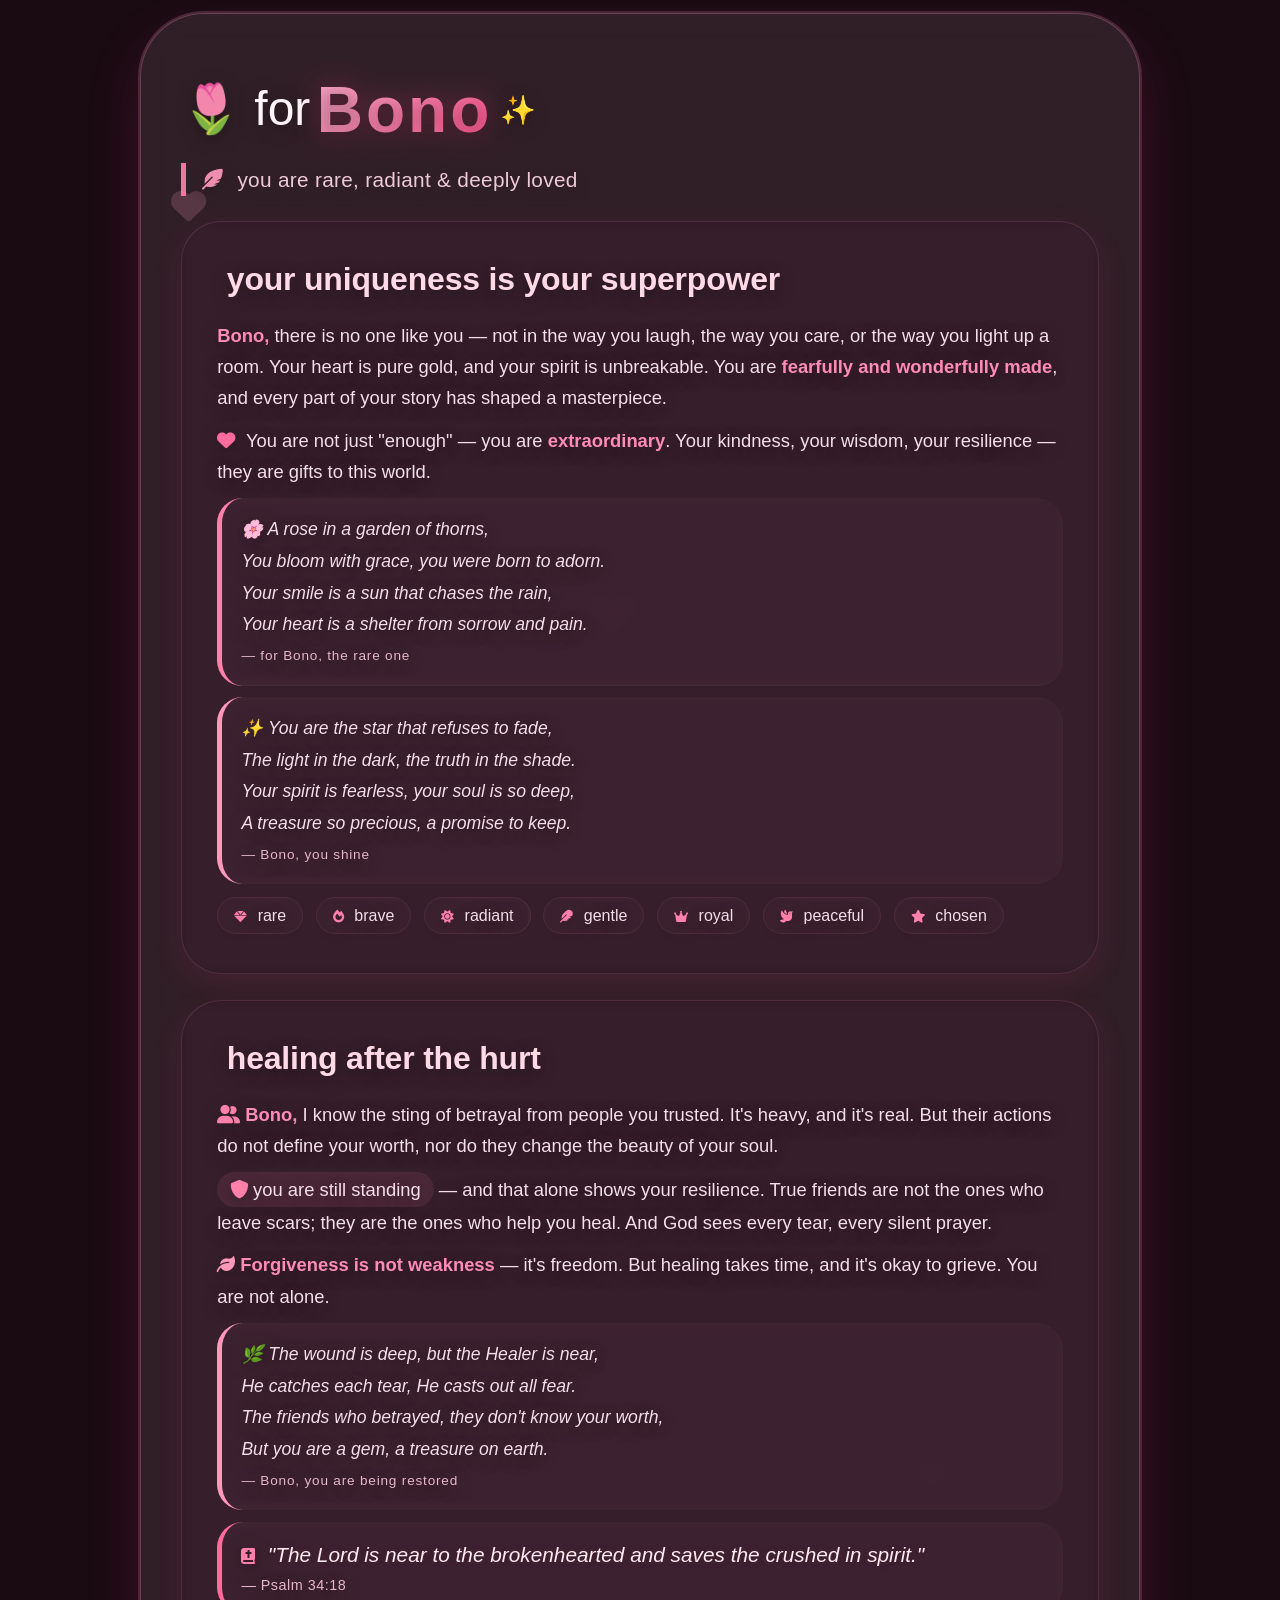
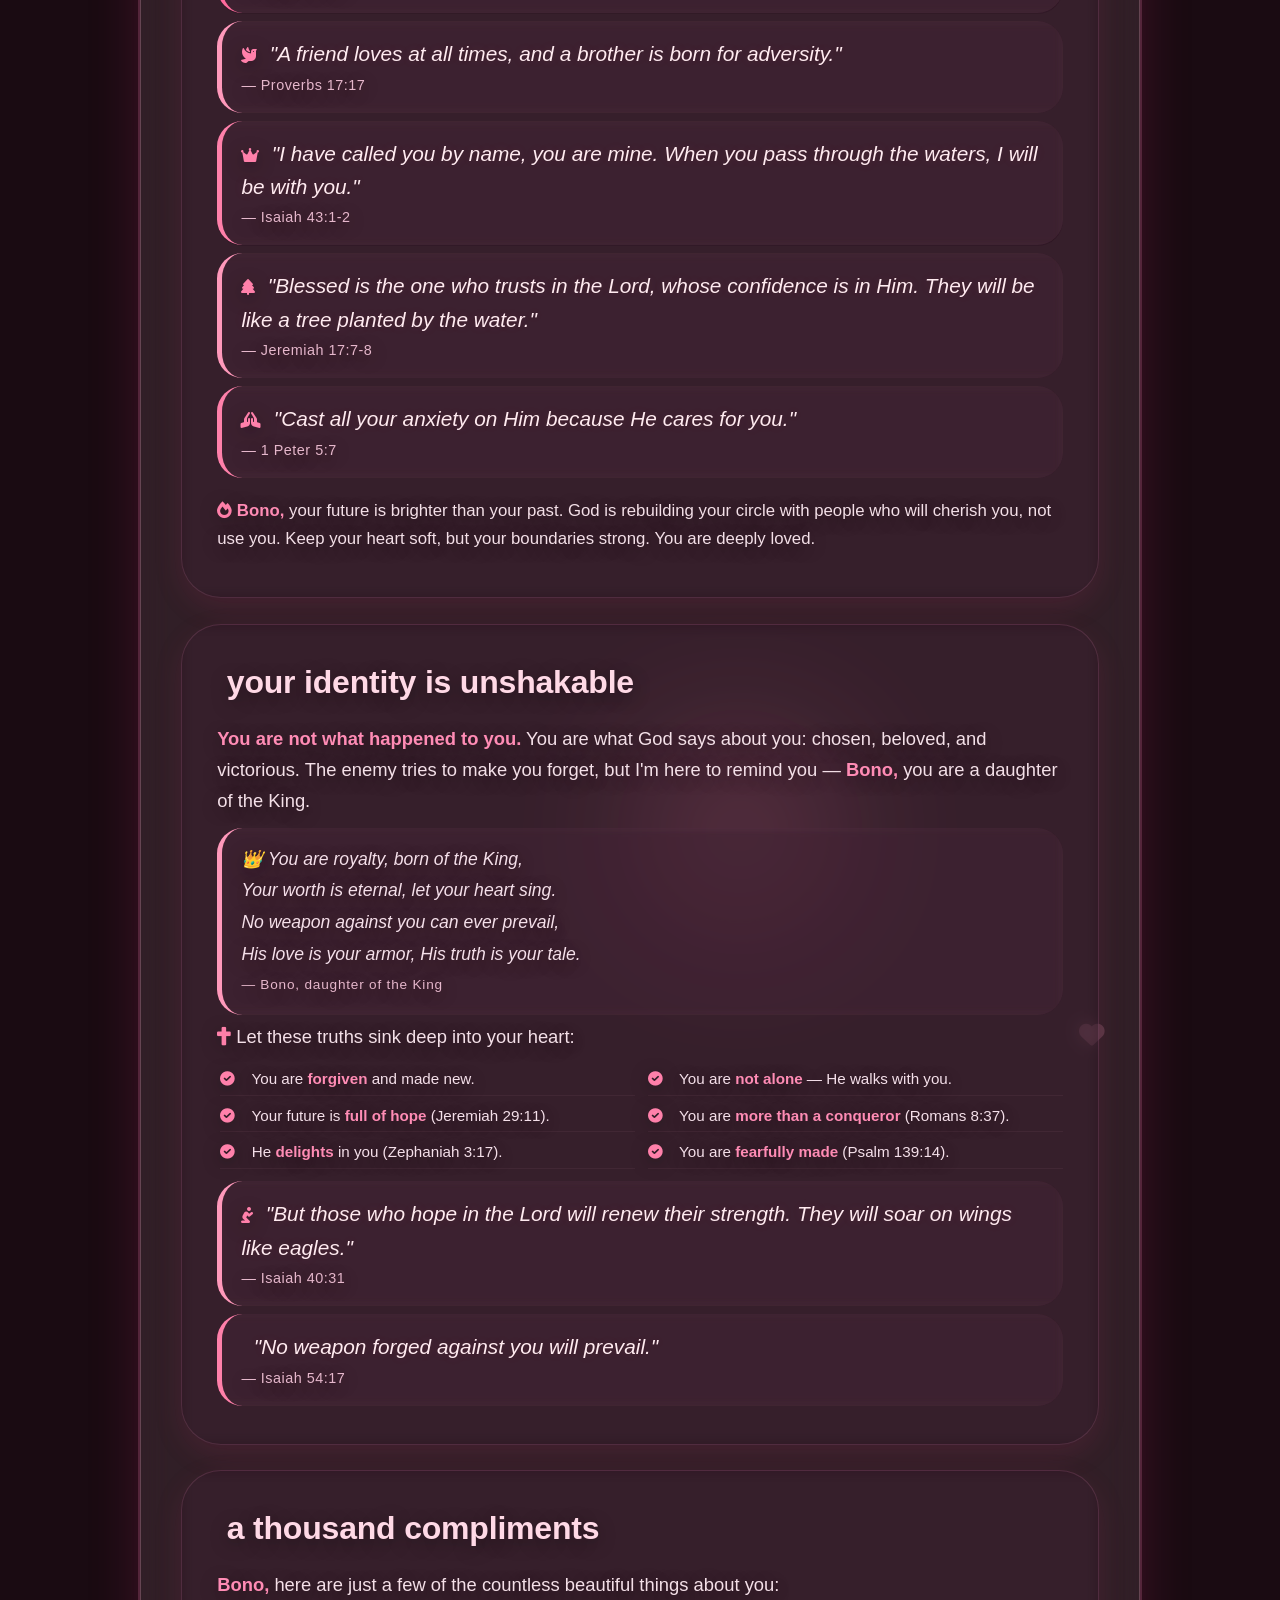
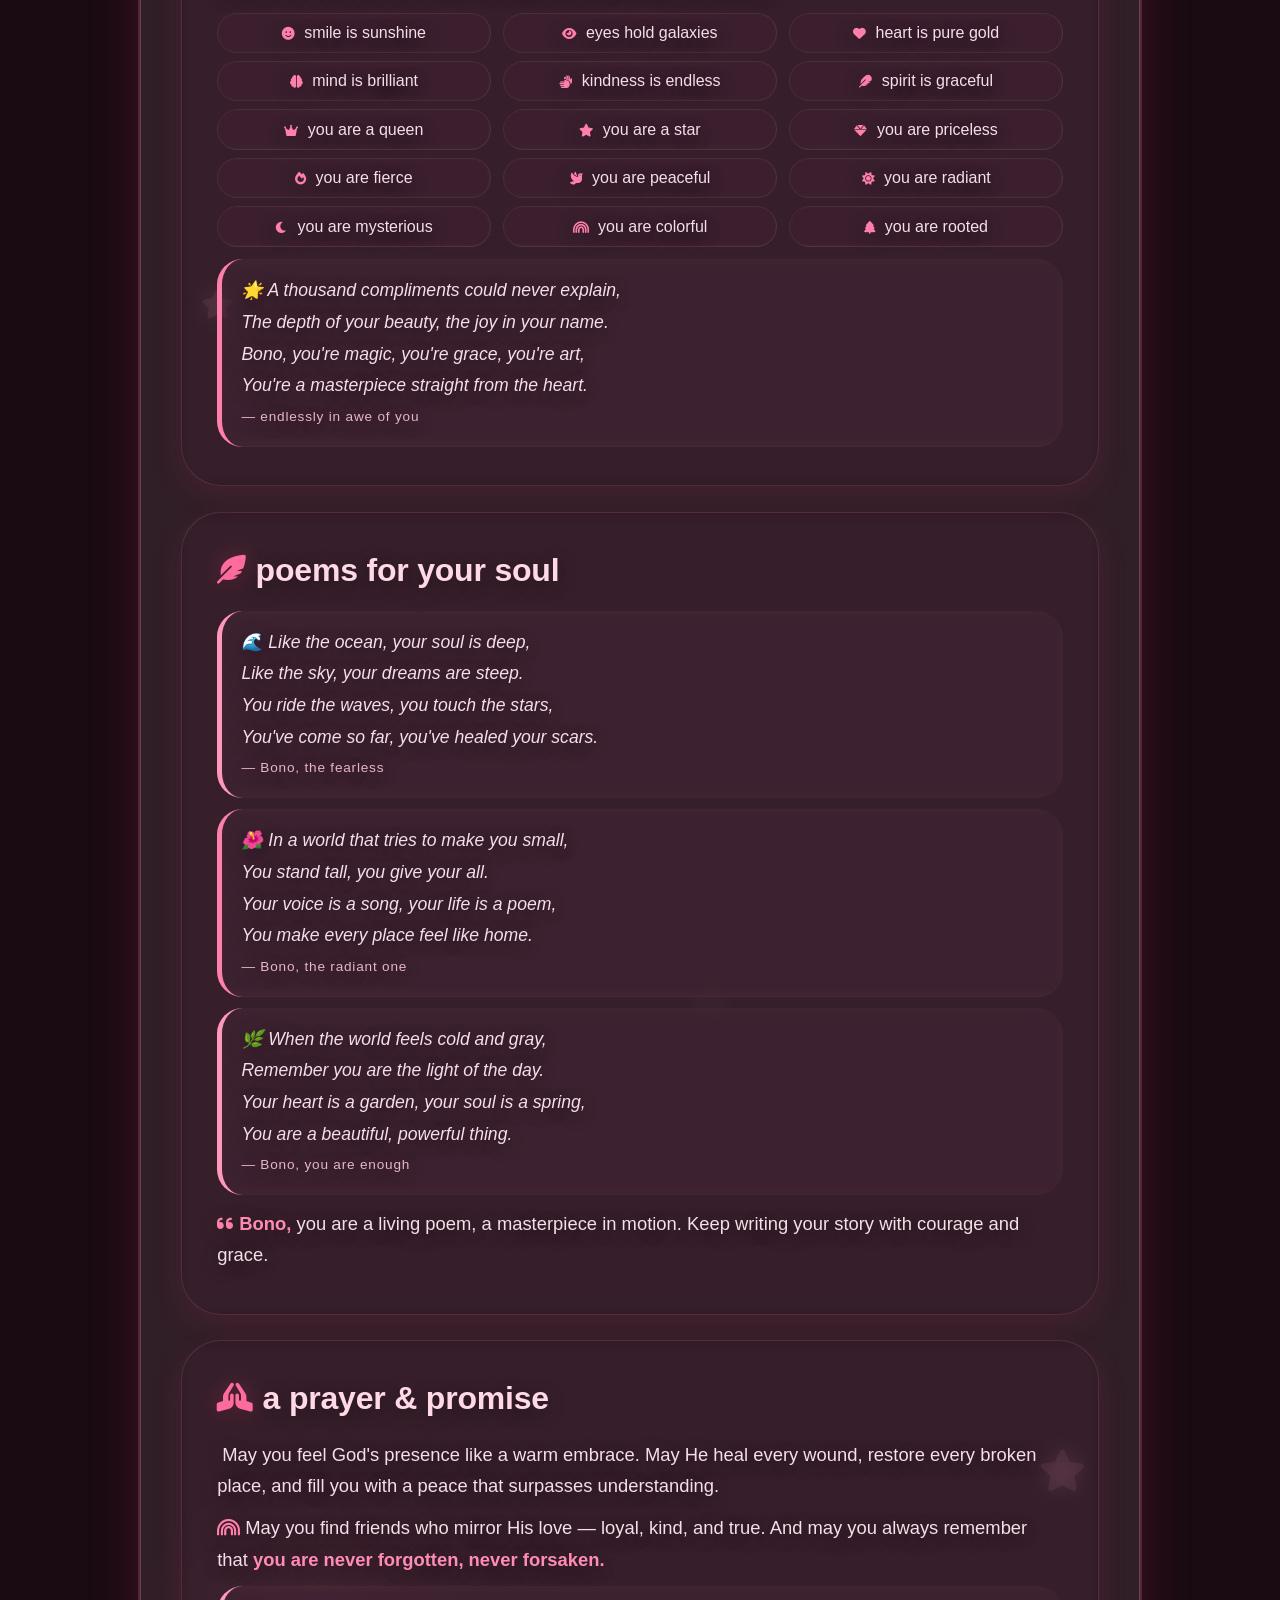
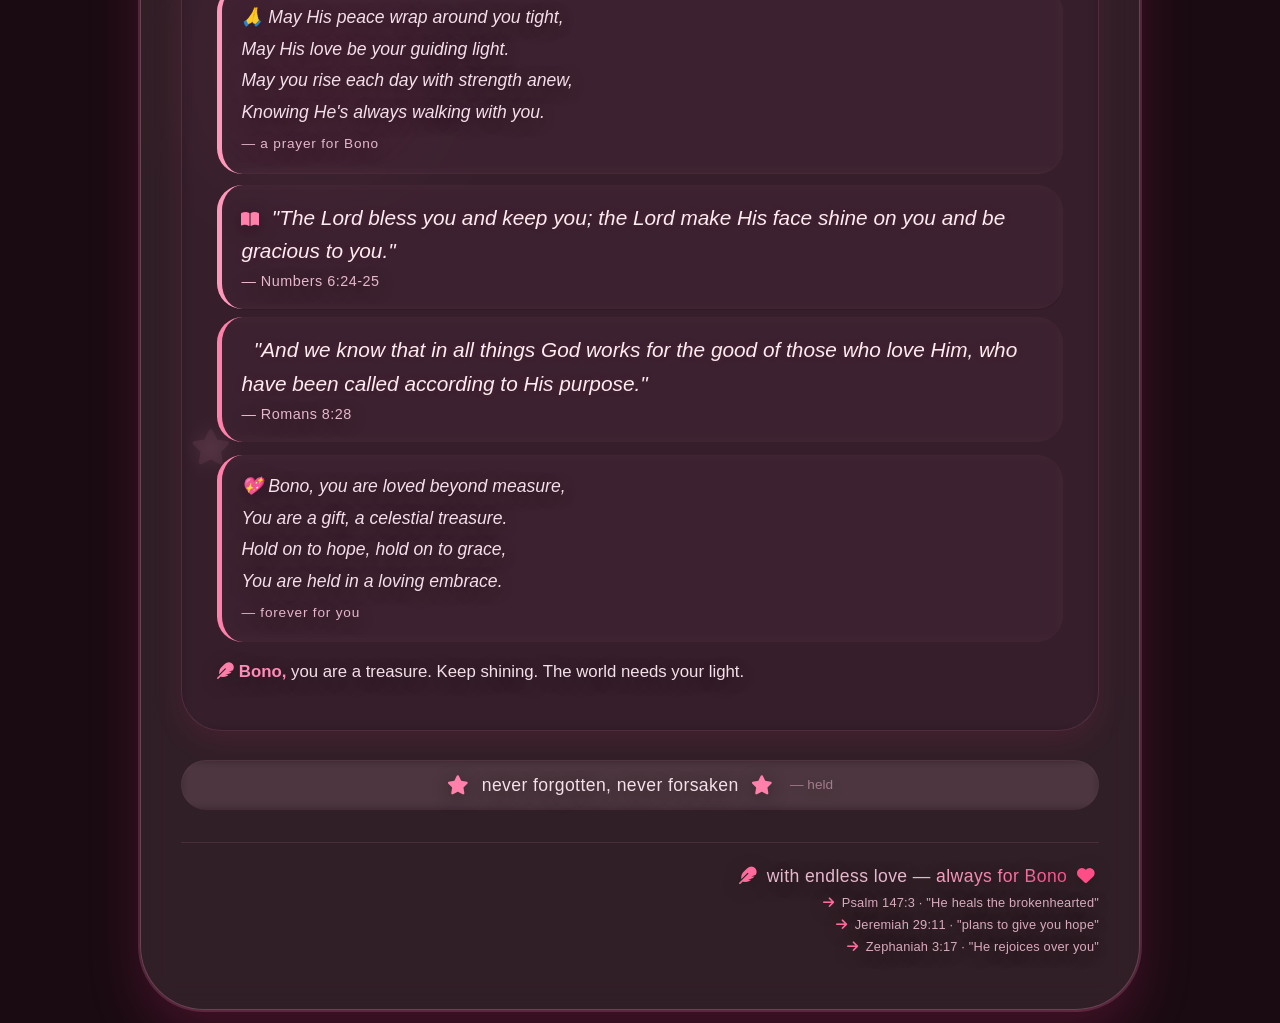
<file: bono.html>
<!DOCTYPE html>
<html lang="en">
<head>
  <meta charset="UTF-8" />
  <meta name="viewport" content="width=device-width, initial-scale=1.0, maximum-scale=1.0, user-scalable=yes" />
  <title>For Bono · pink love · mobile friendly</title>
  <!-- Font Awesome 6 (free) -->
  <link rel="stylesheet" href="https://cdnjs.cloudflare.com/ajax/libs/font-awesome/6.0.0-beta3/css/all.min.css" />
  <style>
    /* ===== RESET & BASE ===== */
    * {
      margin: 0;
      padding: 0;
      box-sizing: border-box;
    }

    body {
      font-family: 'Segoe UI', Roboto, 'Helvetica Neue', sans-serif;
      background: #1a0b12;
      min-height: 100vh;
      display: flex;
      align-items: center;
      justify-content: center;
      padding: 0.8rem;
      line-height: 1.6;
      -webkit-text-size-adjust: 100%;
    }

    /* ===== MAIN CARD — PINK THEME ===== */
    .love-card {
      max-width: 1000px;
      width: 100%;
      background: rgba(255, 210, 225, 0.10);
      backdrop-filter: blur(16px);
      -webkit-backdrop-filter: blur(16px);
      border-radius: 3rem 3rem 2.8rem 2.8rem;
      padding: 1.8rem 1.2rem 2.5rem;
      box-shadow: 0 25px 50px rgba(180, 40, 100, 0.25), 0 0 0 2px rgba(255, 150, 200, 0.20);
      border: 1px solid rgba(255, 180, 210, 0.25);
      transition: all 0.25s ease;
      animation: floatGlow 9s infinite alternate ease-in-out;
      position: relative;
      overflow: hidden;
    }

    @keyframes floatGlow {
      0% { box-shadow: 0 25px 50px rgba(180, 40, 100, 0.20), 0 0 0 2px rgba(255, 150, 200, 0.15); }
      100% { box-shadow: 0 40px 70px rgba(220, 60, 130, 0.35), 0 0 0 4px rgba(255, 180, 220, 0.40); }
    }

    /* ===== ANIMATED BACKGROUND — PINK ORBS ===== */
    .bg-canvas {
      position: absolute;
      inset: 0;
      z-index: 0;
      pointer-events: none;
      overflow: hidden;
      border-radius: inherit;
    }

    .bg-canvas .orb {
      position: absolute;
      border-radius: 50%;
      filter: blur(70px);
      opacity: 0.30;
      animation: orbMove 22s infinite alternate ease-in-out;
    }

    .bg-canvas .orb:nth-child(1) {
      width: 350px;
      height: 350px;
      background: radial-gradient(circle, #ff8cb5, #ff4d88);
      top: -15%;
      left: -20%;
      animation-duration: 24s;
    }

    .bg-canvas .orb:nth-child(2) {
      width: 300px;
      height: 300px;
      background: radial-gradient(circle, #ff6b9d, #e6397a);
      bottom: -20%;
      right: -15%;
      animation-duration: 28s;
      animation-delay: 2s;
    }

    .bg-canvas .orb:nth-child(3) {
      width: 200px;
      height: 200px;
      background: radial-gradient(circle, #ff9ec4, #ff6699);
      top: 40%;
      left: 50%;
      animation-duration: 20s;
      animation-delay: 4s;
      opacity: 0.20;
    }

    .bg-canvas .orb:nth-child(4) {
      width: 150px;
      height: 150px;
      background: radial-gradient(circle, #ff80aa, #e64d88);
      bottom: 15%;
      left: 10%;
      animation-duration: 26s;
      animation-delay: 1s;
      opacity: 0.18;
    }

    @keyframes orbMove {
      0% { transform: translate(0, 0) scale(1); }
      33% { transform: translate(50px, -35px) scale(1.10); }
      66% { transform: translate(-30px, 30px) scale(0.90); }
      100% { transform: translate(35px, -20px) scale(1.05); }
    }

    /* ===== FLOATING DECORATIONS — PINK ===== */
    .floating-decor {
      position: absolute;
      inset: 0;
      z-index: 1;
      pointer-events: none;
      overflow: hidden;
    }

    .floating-decor i {
      position: absolute;
      color: rgba(255, 160, 200, 0.18);
      animation: floatAround 20s infinite linear;
      font-size: 2rem;
    }

    .floating-decor i:nth-child(1) { top: 3%; left: 3%; animation-duration: 22s; font-size: 2.2rem; }
    .floating-decor i:nth-child(2) { top: 80%; left: 90%; animation-duration: 26s; font-size: 2.6rem; }
    .floating-decor i:nth-child(3) { top: 45%; left: 94%; animation-duration: 18s; font-size: 1.6rem; }
    .floating-decor i:nth-child(4) { top: 90%; left: 5%; animation-duration: 24s; font-size: 2.2rem; }
    .floating-decor i:nth-child(5) { top: 10%; left: 45%; animation-duration: 21s; font-size: 2.8rem; opacity: 0.10; }
    .floating-decor i:nth-child(6) { top: 60%; left: 6%; animation-duration: 28s; font-size: 1.8rem; }
    .floating-decor i:nth-child(7) { top: 25%; left: 78%; animation-duration: 19s; font-size: 1.6rem; opacity: 0.12; }
    .floating-decor i:nth-child(8) { top: 72%; left: 55%; animation-duration: 23s; font-size: 2.2rem; opacity: 0.10; }

    @keyframes floatAround {
      0% { transform: translate(0, 0) rotate(0deg) scale(0.7); opacity: 0.10; }
      25% { transform: translate(20px, -25px) rotate(15deg) scale(1.05); opacity: 0.25; }
      50% { transform: translate(-15px, -50px) rotate(-10deg) scale(0.85); opacity: 0.15; }
      75% { transform: translate(25px, -20px) rotate(20deg) scale(1.10); opacity: 0.28; }
      100% { transform: translate(-10px, 5px) rotate(0deg) scale(0.7); opacity: 0.10; }
    }

    /* ===== CONTENT ===== */
    .content {
      position: relative;
      z-index: 10;
      color: #fff5f9;
      text-shadow: 0 4px 18px rgba(0, 0, 0, 0.35);
    }

    /* ===== HEADER — PINK ===== */
    .greeting {
      font-size: 2.2rem;
      font-weight: 400;
      display: flex;
      align-items: center;
      gap: 0.4rem;
      flex-wrap: wrap;
      margin-bottom: 0.1rem;
    }

    .greeting .name {
      background: linear-gradient(135deg, #ffb3d1, #ff4d88);
      -webkit-background-clip: text;
      -webkit-text-fill-color: transparent;
      background-clip: text;
      font-weight: 700;
      font-size: 3rem;
      letter-spacing: 3px;
      animation: shimmerName 3.5s infinite alternate;
      filter: drop-shadow(0 0 12px #ff4d8855);
    }

    @keyframes shimmerName {
      0% { filter: drop-shadow(0 0 6px #ff80aa); }
      100% { filter: drop-shadow(0 0 30px #ff4d88); }
    }

    .subhead {
      font-size: 1.05rem;
      margin: 0.1rem 0 1.2rem;
      opacity: 0.92;
      font-weight: 300;
      border-left: 5px solid #ff80aa;
      padding-left: 1rem;
      letter-spacing: 0.3px;
      color: #ffd9e6;
    }

    .subhead i {
      margin-right: 0.5rem;
      color: #ff99bb;
    }

    /* ===== CARDS — PINK ACCENTS ===== */
    .section-grid {
      display: flex;
      flex-direction: column;
      gap: 1.6rem;
      margin: 1.6rem 0 1.8rem;
    }

    .card {
      background: rgba(40, 15, 30, 0.50);
      backdrop-filter: blur(8px);
      -webkit-backdrop-filter: blur(8px);
      border-radius: 2rem;
      padding: 1.5rem 1.2rem;
      border: 1px solid rgba(255, 150, 200, 0.15);
      box-shadow: 0 10px 28px rgba(180, 40, 100, 0.15);
      transition: 0.3s ease;
      animation: cardPop 0.8s ease forwards;
      opacity: 0;
      transform: translateY(20px);
    }

    .card:nth-child(1) { animation-delay: 0.05s; }
    .card:nth-child(2) { animation-delay: 0.12s; }
    .card:nth-child(3) { animation-delay: 0.19s; }
    .card:nth-child(4) { animation-delay: 0.26s; }
    .card:nth-child(5) { animation-delay: 0.33s; }
    .card:nth-child(6) { animation-delay: 0.40s; }

    @keyframes cardPop {
      0% { opacity: 0; transform: translateY(20px) scale(0.96); }
      100% { opacity: 1; transform: translateY(0) scale(1); }
    }

    .card:hover {
      background: rgba(60, 25, 45, 0.60);
      border-color: rgba(255, 130, 180, 0.40);
      box-shadow: 0 16px 38px rgba(200, 60, 130, 0.20);
      transform: scale(1.005) translateY(-3px);
    }

    .card-title {
      font-size: 1.6rem;
      font-weight: 600;
      display: flex;
      align-items: center;
      gap: 0.6rem;
      margin-bottom: 0.9rem;
      color: #ffd9e6;
      letter-spacing: -0.2px;
    }

    .card-title i {
      color: #ff6b9d;
      font-size: 1.8rem;
      filter: drop-shadow(0 0 10px #ff4d8855);
    }

    .card p {
      font-size: 1.05rem;
      line-height: 1.7;
      margin-bottom: 0.7rem;
      font-weight: 300;
      color: #f4e0e8;
    }

    .card strong {
      color: #ff8cb5;
      font-weight: 600;
    }

    /* ===== POEM BOXES — PINK ===== */
    .poem-box {
      background: rgba(255, 180, 210, 0.07);
      border-radius: 1.6rem;
      padding: 1rem 1.2rem;
      margin: 0.7rem 0 0.4rem;
      border-left: 5px solid #ff80aa;
      backdrop-filter: blur(4px);
      transition: 0.2s;
      font-style: italic;
      line-height: 1.8;
    }

    .poem-box:hover {
      background: rgba(255, 180, 210, 0.12);
    }

    .poem-box .poem-line {
      display: block;
      font-size: 1rem;
      color: #f5e0ea;
    }

    .poem-box .poem-title {
      font-style: normal;
      font-weight: 400;
      color: #e6b8cc;
      font-size: 0.85rem;
      letter-spacing: 0.8px;
      margin-top: 0.3rem;
    }

    /* ===== VERSE BOXES — PINK ===== */
    .verse-box {
      background: rgba(255, 180, 210, 0.07);
      border-radius: 1.6rem;
      padding: 1rem 1.2rem;
      margin: 0.7rem 0 0.4rem;
      border-left: 5px solid #ff6b9d;
      backdrop-filter: blur(4px);
      transition: 0.2s;
    }

    .verse-box:hover {
      background: rgba(255, 180, 210, 0.12);
    }

    .verse-box i {
      color: #ff80aa;
      margin-right: 0.5rem;
    }

    .verse-box .scripture {
      font-size: 1.1rem;
      font-style: italic;
      font-weight: 400;
      color: #ffebf0;
      text-shadow: 0 0 12px rgba(255, 100, 150, 0.10);
    }

    .verse-box .ref {
      display: block;
      margin-top: 0.2rem;
      font-weight: 300;
      color: #e6b8cc;
      font-size: 0.9rem;
      letter-spacing: 0.5px;
    }

    /* ===== COMPLIMENT GRID — PINK ===== */
    .compliment-grid {
      display: grid;
      grid-template-columns: 1fr 1fr;
      gap: 0.5rem 0.8rem;
      margin: 0.8rem 0 0.3rem;
    }

    .compliment-grid .comp-item {
      background: rgba(255, 180, 210, 0.06);
      padding: 0.4rem 0.6rem;
      border-radius: 40px;
      font-size: 0.9rem;
      border: 1px solid rgba(255, 150, 200, 0.08);
      backdrop-filter: blur(2px);
      transition: 0.2s;
      text-align: center;
      color: #f5e0ea;
    }

    .compliment-grid .comp-item:hover {
      background: rgba(255, 180, 210, 0.12);
      border-color: rgba(255, 130, 180, 0.20);
      transform: scale(1.02);
    }

    .compliment-grid .comp-item i {
      margin-right: 5px;
      color: #ff80aa;
      font-size: 0.8rem;
    }

    /* ===== PILLAR LIST — PINK ===== */
    .pillar-list {
      display: flex;
      flex-wrap: wrap;
      gap: 0.5rem 0.8rem;
      margin: 0.8rem 0 0.4rem;
    }

    .pillar-list span {
      background: rgba(255, 180, 210, 0.07);
      padding: 0.3rem 1rem;
      border-radius: 40px;
      font-size: 0.9rem;
      border: 1px solid rgba(255, 150, 200, 0.08);
      backdrop-filter: blur(2px);
      transition: 0.2s;
      color: #f5e0ea;
    }

    .pillar-list span:hover {
      background: rgba(255, 180, 210, 0.13);
      border-color: rgba(255, 130, 180, 0.20);
    }

    .pillar-list i {
      margin-right: 6px;
      color: #ff80aa;
      font-size: 0.8rem;
    }

    /* ===== IDENTITY GRID — PINK ===== */
    .identity-grid {
      display: grid;
      grid-template-columns: 1fr;
      gap: 0.3rem 0.8rem;
      margin: 0.6rem 0 0.3rem;
      padding-left: 0.2rem;
    }

    .identity-grid span {
      font-size: 0.95rem;
      padding: 0.2rem 0;
      border-bottom: 1px solid rgba(255, 150, 200, 0.06);
      color: #f5e0ea;
    }

    .identity-grid i {
      color: #ff80aa;
      margin-right: 8px;
      width: 1.2rem;
      font-size: 0.9rem;
    }

    /* ===== BLESSING BAR — PINK ===== */
    .blessing-line {
      display: flex;
      align-items: center;
      justify-content: center;
      gap: 0.5rem 0.8rem;
      flex-wrap: wrap;
      background: rgba(255, 180, 210, 0.04);
      border-radius: 60px;
      padding: 0.6rem 1.2rem;
      margin: 1.2rem 0 0.3rem;
      backdrop-filter: blur(4px);
      border: 1px solid rgba(255, 150, 200, 0.06);
    }

    .blessing-line i {
      color: #ff80aa;
      font-size: 1.2rem;
    }

    .blessing-line .bless-text {
      font-weight: 300;
      letter-spacing: 0.4px;
      font-size: 0.95rem;
      color: #f5e0ea;
    }

    /* ===== SIGNATURE — PINK ===== */
    .signature {
      margin-top: 2rem;
      text-align: right;
      font-size: 1.1rem;
      font-weight: 300;
      border-top: 1px solid rgba(255, 150, 200, 0.12);
      padding-top: 1.2rem;
      color: #e6b8cc;
      letter-spacing: 0.4px;
    }

    .signature i {
      color: #ff6b9d;
      margin: 0 4px;
    }

    .signature .name-glow {
      background: linear-gradient(135deg, #ffb3d1, #ff4d88);
      -webkit-background-clip: text;
      -webkit-text-fill-color: transparent;
      background-clip: text;
      font-weight: 500;
    }

    .signature .verse-foot {
      font-size: 0.8rem;
      font-weight: 300;
      color: #d9aabc;
      margin-top: 0.2rem;
      letter-spacing: 0.2px;
    }

    /* ===== RESPONSIVE FINE-TUNE ===== */
    @media (min-width: 768px) {
      .love-card { padding: 2.8rem 2.5rem 3.2rem; border-radius: 4rem; }
      .greeting { font-size: 3rem; }
      .greeting .name { font-size: 4rem; }
      .subhead { font-size: 1.3rem; }
      .card { padding: 2rem 2.2rem; border-radius: 2.5rem; }
      .card-title { font-size: 2rem; }
      .card p { font-size: 1.15rem; }
      .verse-box .scripture { font-size: 1.3rem; }
      .poem-box .poem-line { font-size: 1.1rem; }
      .compliment-grid { grid-template-columns: 1fr 1fr 1fr; }
      .identity-grid { grid-template-columns: 1fr 1fr; }
      .pillar-list span { font-size: 1rem; }
      .compliment-grid .comp-item { font-size: 1rem; }
      .blessing-line .bless-text { font-size: 1.1rem; }
    }

    @media (max-width: 380px) {
      .greeting .name { font-size: 2.4rem; }
      .card-title { font-size: 1.3rem; }
      .card p { font-size: 0.95rem; }
      .verse-box .scripture { font-size: 0.95rem; }
      .poem-box .poem-line { font-size: 0.9rem; }
      .compliment-grid .comp-item { font-size: 0.8rem; padding: 0.3rem 0.4rem; }
      .pillar-list span { font-size: 0.8rem; padding: 0.2rem 0.7rem; }
      .identity-grid span { font-size: 0.85rem; }
    }

    /* Fix for touch devices */
    .card, .verse-box, .poem-box, .comp-item, .pillar-list span {
      -webkit-tap-highlight-color: rgba(255, 130, 180, 0.15);
    }
  </style>
</head>
<body>
  <div class="love-card">
    <!-- ===== BACKGROUND ORBS ===== -->
    <div class="bg-canvas">
      <div class="orb"></div>
      <div class="orb"></div>
      <div class="orb"></div>
      <div class="orb"></div>
    </div>

    <!-- ===== FLOATING ICONS ===== -->
    <div class="floating-decor">
      <i class="fas fa-heart"></i>
      <i class="fas fa-star"></i>
      <i class="fas fa-heart"></i>
      <i class="fas fa-star"></i>
      <i class="fas fa-heart"></i>
      <i class="fas fa-star"></i>
      <i class="fas fa-heart"></i>
      <i class="fas fa-star"></i>
    </div>

    <!-- ===== CONTENT ===== -->
    <div class="content">
      <!-- HEADER -->
      <div class="greeting">
        <span>🌷 for</span>
        <span class="name">Bono</span>
        <span style="font-size:1.8rem; margin-left: 0.1rem;">✨</span>
      </div>
      <div class="subhead">
        <i class="fas fa-feather-alt"></i> you are rare, radiant & deeply loved
      </div>

      <!-- ===== CARDS ===== -->
      <div class="section-grid">
        <!-- CARD 1: AMAZING & UNIQUE + POEMS -->
        <div class="card">
          <div class="card-title">
            <i class="fas fa-sparkles"></i> your uniqueness is your superpower
          </div>
          <p>
            <strong>Bono,</strong> there is no one like you — not in the way you laugh, 
            the way you care, or the way you light up a room. Your heart is pure gold, 
            and your spirit is unbreakable. You are <strong>fearfully and wonderfully made</strong>, 
            and every part of your story has shaped a masterpiece.
          </p>
          <p>
            <i class="fas fa-heart" style="color: #ff6b9d; margin-right: 6px;"></i> 
            You are not just "enough" — you are <strong>extraordinary</strong>. 
            Your kindness, your wisdom, your resilience — they are gifts to this world.
          </p>

          <!-- POEM 1 -->
          <div class="poem-box">
            <span class="poem-line">🌸 A rose in a garden of thorns,</span>
            <span class="poem-line">You bloom with grace, you were born to adorn.</span>
            <span class="poem-line">Your smile is a sun that chases the rain,</span>
            <span class="poem-line">Your heart is a shelter from sorrow and pain.</span>
            <span class="poem-title">— for Bono, the rare one</span>
          </div>

          <!-- POEM 2 -->
          <div class="poem-box" style="border-left-color: #ff99bb;">
            <span class="poem-line">✨ You are the star that refuses to fade,</span>
            <span class="poem-line">The light in the dark, the truth in the shade.</span>
            <span class="poem-line">Your spirit is fearless, your soul is so deep,</span>
            <span class="poem-line">A treasure so precious, a promise to keep.</span>
            <span class="poem-title">— Bono, you shine</span>
          </div>

          <div class="pillar-list">
            <span><i class="fas fa-gem"></i> rare</span>
            <span><i class="fas fa-fire"></i> brave</span>
            <span><i class="fas fa-sun"></i> radiant</span>
            <span><i class="fas fa-feather"></i> gentle</span>
            <span><i class="fas fa-crown"></i> royal</span>
            <span><i class="fas fa-dove"></i> peaceful</span>
            <span><i class="fas fa-star"></i> chosen</span>
          </div>
        </div>

        <!-- CARD 2: FRIENDS + BETRAYAL + HEALING + BIBLE + POEMS -->
        <div class="card">
          <div class="card-title">
            <i class="fas fa-hands-holding-heart"></i> healing after the hurt
          </div>
          <p>
            <i class="fas fa-user-friends" style="color: #ff80aa;"></i> 
            <strong>Bono,</strong> I know the sting of betrayal from people you trusted. 
            It's heavy, and it's real. But their actions do not define your worth, 
            nor do they change the beauty of your soul.
          </p>
          <div class="friend-motivation">
            <p>
              <span style="background: rgba(255, 130, 180, 0.10); padding: 0.1rem 0.8rem; border-radius: 40px; display: inline-block;"><i class="fas fa-shield-alt" style="color: #ff80aa;"></i> you are still standing</span> — 
              and that alone shows your resilience. True friends are not the ones who 
              leave scars; they are the ones who help you heal. And God sees every tear, 
              every silent prayer.
            </p>
            <p style="margin-top: 0.6rem;">
              <i class="fas fa-leaf" style="color: #ff99bb;"></i> 
              <strong>Forgiveness is not weakness</strong> — it's freedom. But healing 
              takes time, and it's okay to grieve. You are not alone.
            </p>
          </div>

          <!-- POEM 3: healing -->
          <div class="poem-box" style="border-left-color: #ff99bb;">
            <span class="poem-line">🌿 The wound is deep, but the Healer is near,</span>
            <span class="poem-line">He catches each tear, He casts out all fear.</span>
            <span class="poem-line">The friends who betrayed, they don't know your worth,</span>
            <span class="poem-line">But you are a gem, a treasure on earth.</span>
            <span class="poem-title">— Bono, you are being restored</span>
          </div>

          <!-- BIBLE VERSES -->
          <div class="verse-box">
            <i class="fas fa-bible"></i>
            <span class="scripture">"The Lord is near to the brokenhearted and saves the crushed in spirit."</span>
            <span class="ref">— Psalm 34:18</span>
          </div>
          <div class="verse-box" style="border-left-color: #ff99bb; margin-top: 0.5rem;">
            <i class="fas fa-dove"></i>
            <span class="scripture">"A friend loves at all times, and a brother is born for adversity."</span>
            <span class="ref">— Proverbs 17:17</span>
          </div>
          <div class="verse-box" style="border-left-color: #ff80aa; margin-top: 0.5rem;">
            <i class="fas fa-crown"></i>
            <span class="scripture">"I have called you by name, you are mine. When you pass through the waters, I will be with you."</span>
            <span class="ref">— Isaiah 43:1-2</span>
          </div>
          <div class="verse-box" style="border-left-color: #ff99bb; margin-top: 0.5rem;">
            <i class="fas fa-tree"></i>
            <span class="scripture">"Blessed is the one who trusts in the Lord, whose confidence is in Him. They will be like a tree planted by the water."</span>
            <span class="ref">— Jeremiah 17:7-8</span>
          </div>
          <div class="verse-box" style="border-left-color: #ff80aa; margin-top: 0.5rem;">
            <i class="fas fa-praying-hands"></i>
            <span class="scripture">"Cast all your anxiety on Him because He cares for you."</span>
            <span class="ref">— 1 Peter 5:7</span>
          </div>

          <p style="margin-top: 1.2rem; font-size: 1.05rem;">
            <i class="fas fa-fire" style="color: #ff80aa;"></i> 
            <strong>Bono,</strong> your future is brighter than your past. God is 
            rebuilding your circle with people who will cherish you, not use you. 
            Keep your heart soft, but your boundaries strong. You are deeply loved.
          </p>
        </div>

        <!-- CARD 3: IDENTITY & COURAGE + POEMS -->
        <div class="card">
          <div class="card-title">
            <i class="fas fa-angel"></i> your identity is unshakable
          </div>
          <p>
            <strong>You are not what happened to you.</strong> You are what God says about you: 
            chosen, beloved, and victorious. The enemy tries to make you forget, 
            but I'm here to remind you — <strong>Bono,</strong> you are a daughter of the King.
          </p>

          <!-- POEM 4 -->
          <div class="poem-box" style="border-left-color: #ff99bb;">
            <span class="poem-line">👑 You are royalty, born of the King,</span>
            <span class="poem-line">Your worth is eternal, let your heart sing.</span>
            <span class="poem-line">No weapon against you can ever prevail,</span>
            <span class="poem-line">His love is your armor, His truth is your tale.</span>
            <span class="poem-title">— Bono, daughter of the King</span>
          </div>

          <p>
            <i class="fas fa-cross" style="color: #ff80aa;"></i> 
            Let these truths sink deep into your heart:
          </p>
          <div class="identity-grid">
            <span><i class="fas fa-check-circle"></i> You are <strong>forgiven</strong> and made new.</span>
            <span><i class="fas fa-check-circle"></i> You are <strong>not alone</strong> — He walks with you.</span>
            <span><i class="fas fa-check-circle"></i> Your future is <strong>full of hope</strong> (Jeremiah 29:11).</span>
            <span><i class="fas fa-check-circle"></i> You are <strong>more than a conqueror</strong> (Romans 8:37).</span>
            <span><i class="fas fa-check-circle"></i> He <strong>delights</strong> in you (Zephaniah 3:17).</span>
            <span><i class="fas fa-check-circle"></i> You are <strong>fearfully made</strong> (Psalm 139:14).</span>
          </div>
          <div class="verse-box" style="border-left-color: #ff99bb; margin-top: 0.8rem;">
            <i class="fas fa-pray"></i>
            <span class="scripture">"But those who hope in the Lord will renew their strength. They will soar on wings like eagles."</span>
            <span class="ref">— Isaiah 40:31</span>
          </div>
          <div class="verse-box" style="border-left-color: #ff80aa; margin-top: 0.5rem;">
            <i class="fas fa-shield-halved"></i>
            <span class="scripture">"No weapon forged against you will prevail."</span>
            <span class="ref">— Isaiah 54:17</span>
          </div>
        </div>

        <!-- CARD 4: COMPLIMENTS GALORE -->
        <div class="card">
          <div class="card-title">
            <i class="fas fa-heart-circle-check"></i> a thousand compliments
          </div>
          <p>
            <strong>Bono,</strong> here are just a few of the countless beautiful things about you:
          </p>
          <div class="compliment-grid">
            <div class="comp-item"><i class="fas fa-smile"></i> smile is sunshine</div>
            <div class="comp-item"><i class="fas fa-eye"></i> eyes hold galaxies</div>
            <div class="comp-item"><i class="fas fa-heart"></i> heart is pure gold</div>
            <div class="comp-item"><i class="fas fa-brain"></i> mind is brilliant</div>
            <div class="comp-item"><i class="fas fa-hands"></i> kindness is endless</div>
            <div class="comp-item"><i class="fas fa-feather"></i> spirit is graceful</div>
            <div class="comp-item"><i class="fas fa-crown"></i> you are a queen</div>
            <div class="comp-item"><i class="fas fa-star"></i> you are a star</div>
            <div class="comp-item"><i class="fas fa-gem"></i> you are priceless</div>
            <div class="comp-item"><i class="fas fa-fire"></i> you are fierce</div>
            <div class="comp-item"><i class="fas fa-dove"></i> you are peaceful</div>
            <div class="comp-item"><i class="fas fa-sun"></i> you are radiant</div>
            <div class="comp-item"><i class="fas fa-moon"></i> you are mysterious</div>
            <div class="comp-item"><i class="fas fa-rainbow"></i> you are colorful</div>
            <div class="comp-item"><i class="fas fa-tree"></i> you are rooted</div>
          </div>

          <!-- POEM 5 -->
          <div class="poem-box" style="border-left-color: #ff80aa; margin-top: 0.8rem;">
            <span class="poem-line">🌟 A thousand compliments could never explain,</span>
            <span class="poem-line">The depth of your beauty, the joy in your name.</span>
            <span class="poem-line">Bono, you're magic, you're grace, you're art,</span>
            <span class="poem-line">You're a masterpiece straight from the heart.</span>
            <span class="poem-title">— endlessly in awe of you</span>
          </div>
        </div>

        <!-- CARD 5: MORE POEMS & ENCOURAGEMENT -->
        <div class="card">
          <div class="card-title">
            <i class="fas fa-feather-pointed"></i> poems for your soul
          </div>

          <!-- POEM 6 -->
          <div class="poem-box" style="border-left-color: #ff99bb;">
            <span class="poem-line">🌊 Like the ocean, your soul is deep,</span>
            <span class="poem-line">Like the sky, your dreams are steep.</span>
            <span class="poem-line">You ride the waves, you touch the stars,</span>
            <span class="poem-line">You've come so far, you've healed your scars.</span>
            <span class="poem-title">— Bono, the fearless</span>
          </div>

          <!-- POEM 7 -->
          <div class="poem-box" style="border-left-color: #ff80aa;">
            <span class="poem-line">🌺 In a world that tries to make you small,</span>
            <span class="poem-line">You stand tall, you give your all.</span>
            <span class="poem-line">Your voice is a song, your life is a poem,</span>
            <span class="poem-line">You make every place feel like home.</span>
            <span class="poem-title">— Bono, the radiant one</span>
          </div>

          <!-- POEM 8 -->
          <div class="poem-box" style="border-left-color: #ff99bb;">
            <span class="poem-line">🌿 When the world feels cold and gray,</span>
            <span class="poem-line">Remember you are the light of the day.</span>
            <span class="poem-line">Your heart is a garden, your soul is a spring,</span>
            <span class="poem-line">You are a beautiful, powerful thing.</span>
            <span class="poem-title">— Bono, you are enough</span>
          </div>

          <p style="margin-top: 0.8rem;">
            <i class="fas fa-quote-left" style="color: #ff80aa;"></i> 
            <strong>Bono,</strong> you are a living poem, a masterpiece in motion. 
            Keep writing your story with courage and grace.
          </p>
        </div>

        <!-- CARD 6: PRAYER + FINAL ENCOURAGEMENT + POEMS -->
        <div class="card">
          <div class="card-title">
            <i class="fas fa-hands-praying"></i> a prayer & promise
          </div>
          <p>
            <i class="fas fa-candle" style="color: #ff99bb;"></i> 
            May you feel God's presence like a warm embrace. May He heal every wound, 
            restore every broken place, and fill you with a peace that surpasses understanding.
          </p>
          <p>
            <i class="fas fa-rainbow" style="color: #ff80aa;"></i> 
            May you find friends who mirror His love — loyal, kind, and true. And may you 
            always remember that <strong>you are never forgotten, never forsaken.</strong>
          </p>

          <!-- POEM 9 -->
          <div class="poem-box" style="border-left-color: #ff99bb;">
            <span class="poem-line">🙏 May His peace wrap around you tight,</span>
            <span class="poem-line">May His love be your guiding light.</span>
            <span class="poem-line">May you rise each day with strength anew,</span>
            <span class="poem-line">Knowing He's always walking with you.</span>
            <span class="poem-title">— a prayer for Bono</span>
          </div>

          <div class="verse-box" style="border-left-color: #ff99bb;">
            <i class="fas fa-book-open"></i>
            <span class="scripture">"The Lord bless you and keep you; the Lord make His face shine on you and be gracious to you."</span>
            <span class="ref">— Numbers 6:24-25</span>
          </div>
          <div class="verse-box" style="border-left-color: #ff80aa; margin-top: 0.5rem;">
            <i class="fas fa-heart-circle-plus"></i>
            <span class="scripture">"And we know that in all things God works for the good of those who love Him, who have been called according to His purpose."</span>
            <span class="ref">— Romans 8:28</span>
          </div>

          <!-- POEM 10 -->
          <div class="poem-box" style="border-left-color: #ff80aa; margin-top: 0.8rem;">
            <span class="poem-line">💖 Bono, you are loved beyond measure,</span>
            <span class="poem-line">You are a gift, a celestial treasure.</span>
            <span class="poem-line">Hold on to hope, hold on to grace,</span>
            <span class="poem-line">You are held in a loving embrace.</span>
            <span class="poem-title">— forever for you</span>
          </div>

          <p style="margin-top: 1rem; font-size: 1.05rem;">
            <i class="fas fa-feather" style="color: #ff80aa;"></i> 
            <strong>Bono,</strong> you are a treasure. Keep shining. The world needs your light.
          </p>
        </div>
      </div>

      <!-- ===== BLESSING BAR ===== -->
      <div class="blessing-line">
        <i class="fas fa-star"></i>
        <span class="bless-text">never forgotten, never forsaken</span>
        <i class="fas fa-star"></i>
        <span style="font-weight: 300; opacity: 0.6; font-size: 0.85rem; color: #d9aabc;">&nbsp;— held</span>
      </div>

      <!-- ===== SIGNATURE ===== -->
      <div class="signature">
        <i class="fas fa-feather"></i> with endless love — 
        <span class="name-glow">always for Bono</span> <i class="fas fa-heart" style="color: #ff4d88;"></i>
        <div class="verse-foot">
          <i class="fas fa-arrow-right"></i> Psalm 147:3 · "He heals the brokenhearted"
        </div>
        <div class="verse-foot" style="margin-top: 0.1rem;">
          <i class="fas fa-arrow-right"></i> Jeremiah 29:11 · "plans to give you hope"
        </div>
        <div class="verse-foot" style="margin-top: 0.1rem;">
          <i class="fas fa-arrow-right"></i> Zephaniah 3:17 · "He rejoices over you"
        </div>
      </div>
    </div>
  </div>
</body>
</html>
</file>
